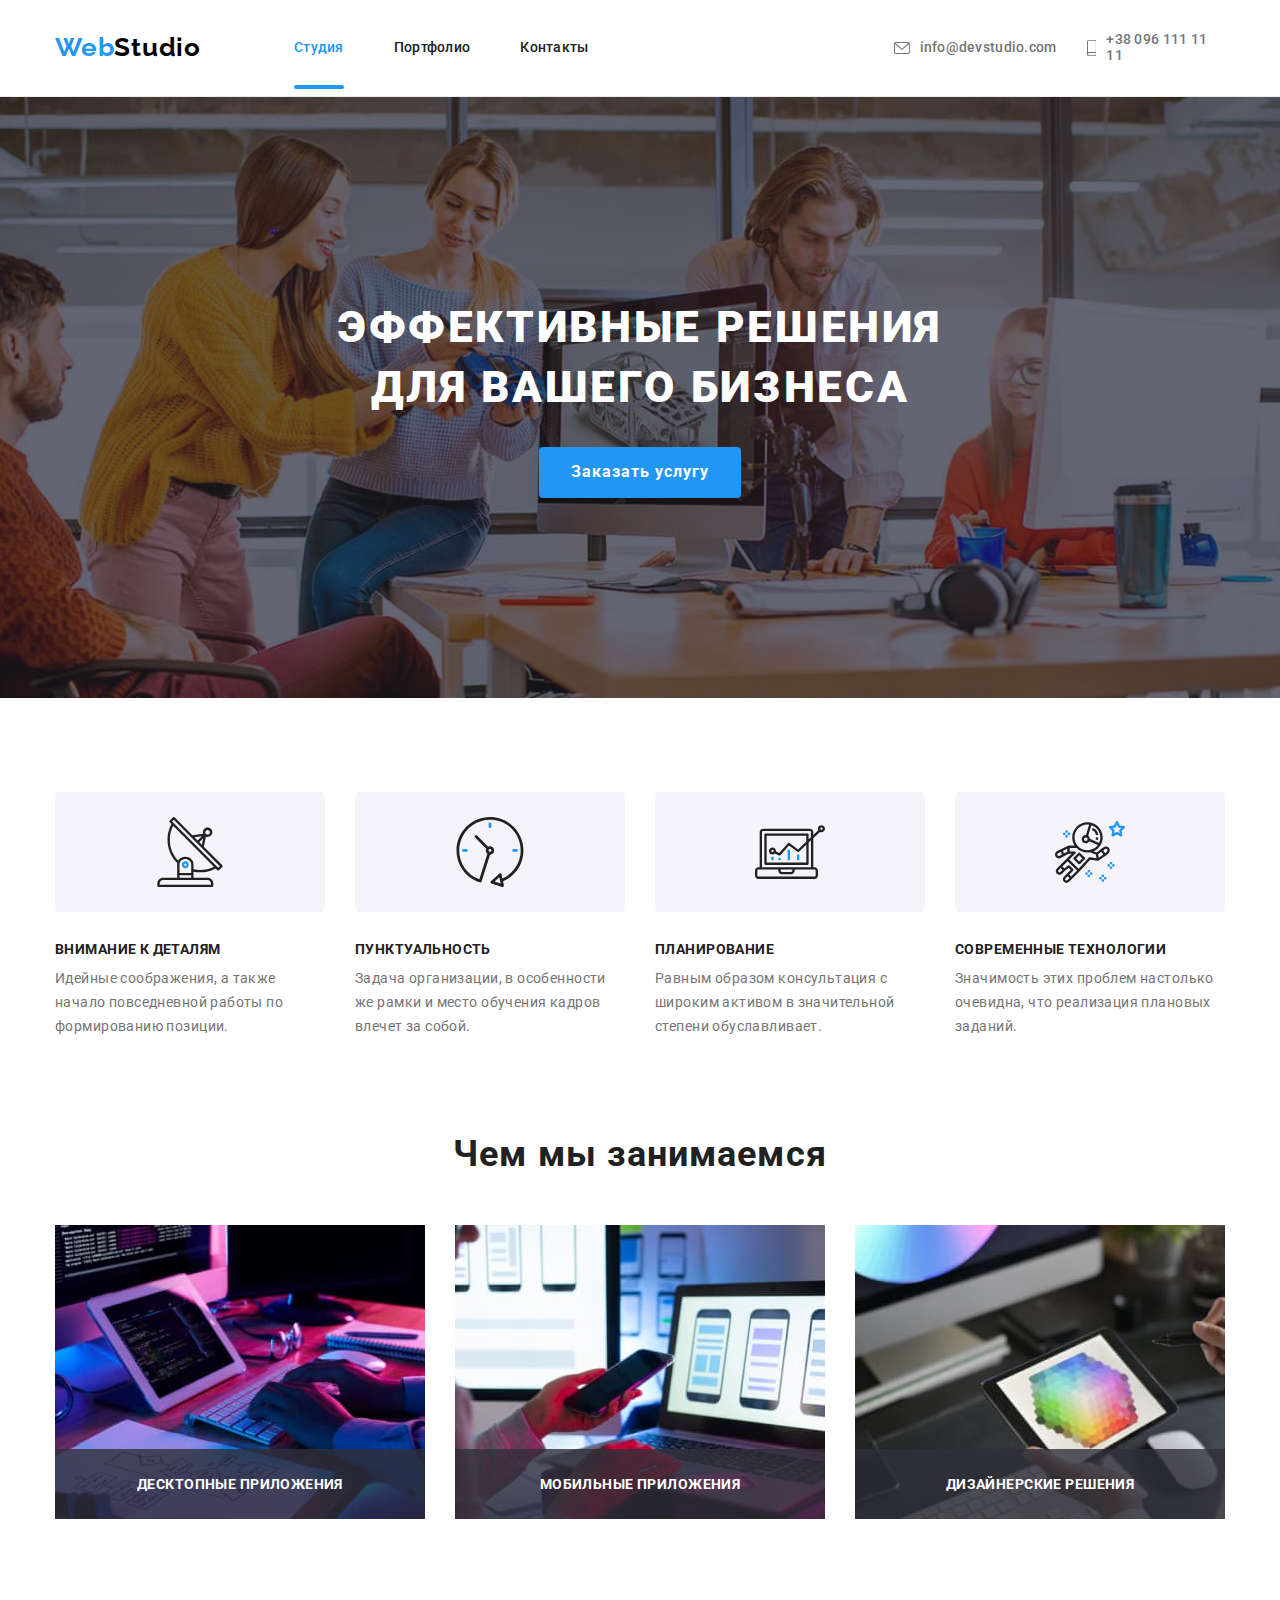
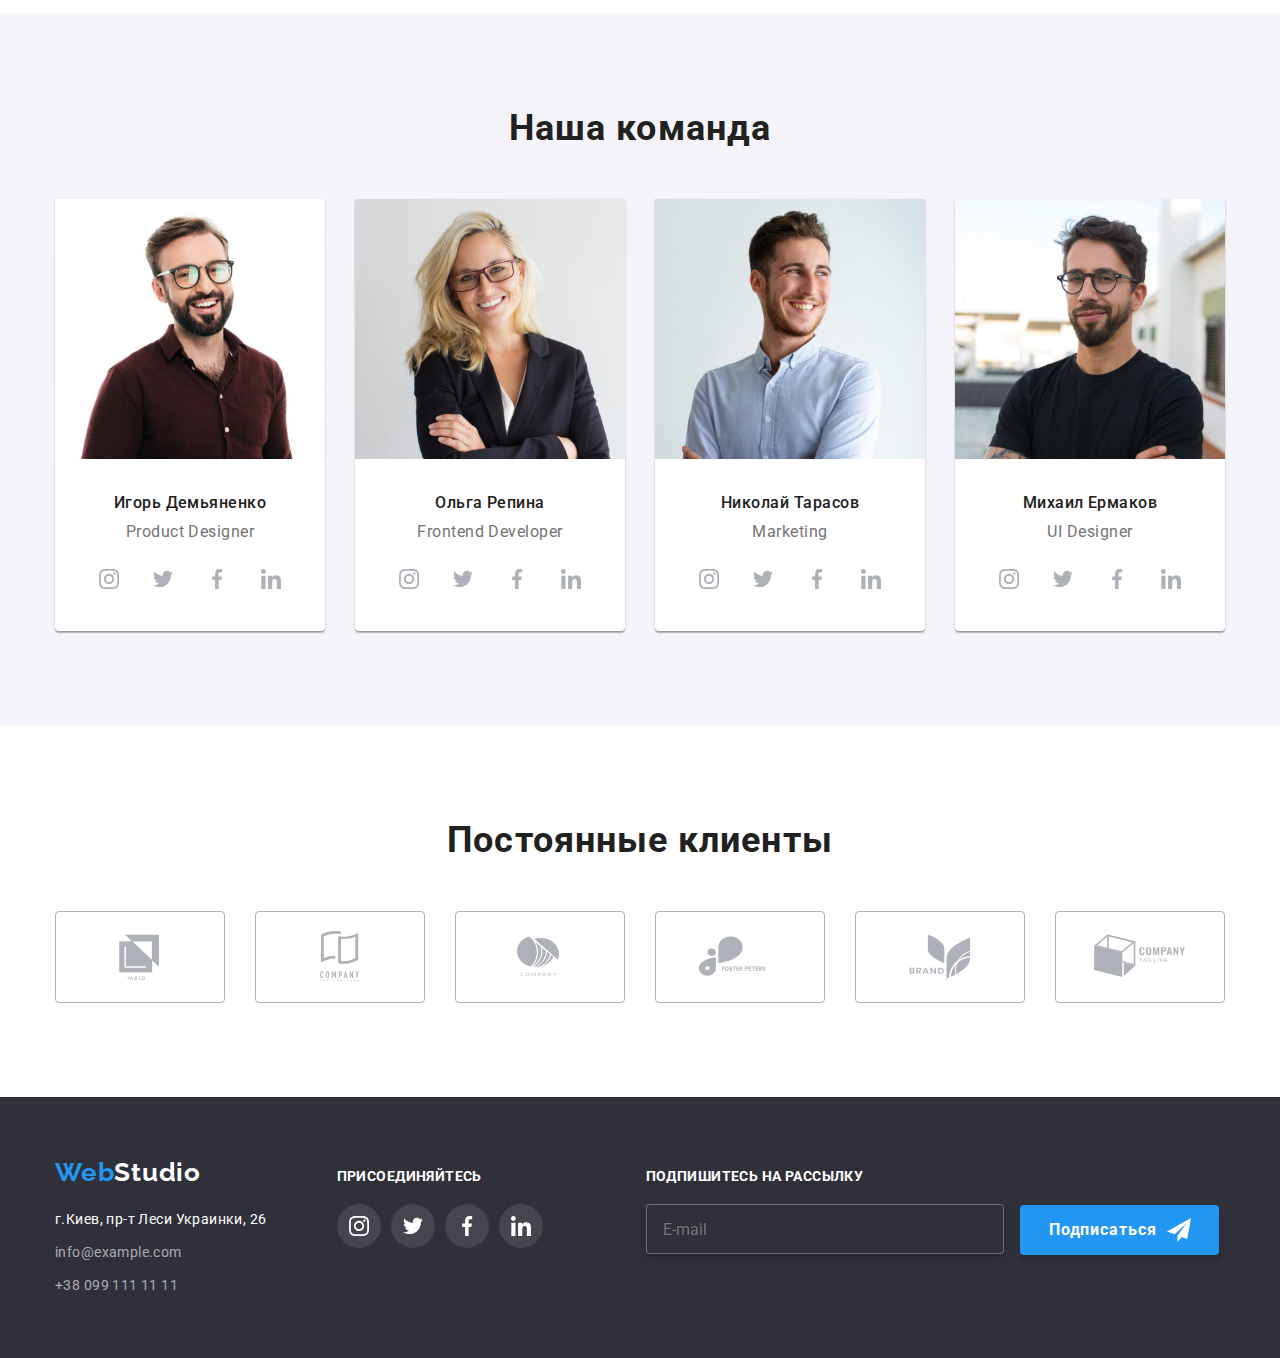
<file: index.html>
<!DOCTYPE html>
<html lang="en">
<head>
    <meta charset="UTF-8">
    <meta http-equiv="X-UA-Compatible" content="IE=edge">
    <meta name="viewport" content="width=device-width, initial-scale=1.0">
    <title>Document</title>
    <link rel="preconnect" href="https://fonts.googleapis.com">
    <link rel="preconnect" href="https://fonts.gstatic.com" crossorigin>
    <link href="https://fonts.googleapis.com/css2?family=Raleway:wght@700&family=Roboto:wght@400;500;700;900&display=swap"
        rel="stylesheet">
        <link rel="stylesheet" href="https://cdnjs.cloudflare.com/ajax/libs/modern-normalize/1.1.0/modern-normalize.min.css">
    <link rel="stylesheet" href="./css/styles.css">
</head>
<body class="page">
    <!--Шапка-->
    <header class="page-header">
        <div class="container">
        <nav class="header-nav">
            <a class="logo" href="/">Web<span class="logo-dark">Studio</span></a> 
            <ul class="site-nav list">
                <li class="site-nav-link"><a href="#" class="link current">Студия</a></li>
                <li class="site-nav-link"><a href="./portfolio.html" class="link">Портфолио</a></li>
                <li class="site-nav-link"><a href="#" class="link">Контакты</a></li>
            </ul>
        </nav>
        <ul class="auth-nav list">
            <li>
                <a href="#" class="link"><svg class="auth-nav-icon" width="16" height="12">
                    <use href="./images/icons.svg#icon-envelope"></use>
                </svg>info@devstudio.com</a>
            </li>
            <li>
                <a href="#" class="link"><svg class="auth-nav-icon" width="10" height="16">
                    <use href="./images/icons.svg#icon-smartphone"></use>
                </svg>+38 096 111 11 11</a>
            </li>
        </ul>
        </div>
    </header>

    <main>
    <!--Услуга-->
    <div>
        <section class="services">
            <h1 class="services-title">Эффективные решения для вашего бизнеса</h1>
            <button type="button" class="services-button" data-modal-open>Заказать услугу</button>
        </section>
    </div>
    <!--Преимущества-->
    <section class="feature">
        <div class="container">
            <ul class="feature-list list">
                <li>
                    <svg class="feature-icon" width="70" height="70">
                        <use href="./images/icons.svg#icon-antenna-1"></use>
                    </svg>
                    <h3 class="feature-title">Внимание к деталям</h3>
                    <p class="features-text">Идейные соображения, а также начало повседневной работы по формированию позиции.</p>
                </li>
                <li>
                    <svg class="feature-icon">
                        <use href="./images/icons.svg#icon-clock-1"></use>
                    </svg>
                    <h3 class="feature-title">Пунктуальность</h3>
                    <p class="features-text">Задача организации, в особенности же рамки и место обучения кадров влечет за собой.</p>
                </li>
                <li>
                    <svg class="feature-icon">
                        <use href="./images/icons.svg#icon-diagram-1"></use>
                    </svg>
                    <h3 class="feature-title">Планирование</h3>
                    <p class="features-text">Равным образом консультация с широким активом в значительной степени обуславливает.</p>
                </li>
                <li>
                    <svg class="feature-icon">
                        <use href="./images/icons.svg#icon-astronaut-1"></use>
                    </svg>
                    <h3 class="feature-title">Современные технологии</h3>
                    <p class="features-text">Значимость этих проблем настолько очевидна, что реализация плановых заданий.</p>
                </li>
            </ul>
        </div>
    </section>
    <!--Чем мы занимаемся-->
    <section class="work">
        <div class="container">
            <h2 class="work-title">Чем мы занимаемся</h2>
                <ul class="work-list list">
                    <li class="work-img">
                        <div class="work-list-div">
                            <img class="work-list-img"  src="images/img.jpg" alt="Кодинг" width="370">
                            <p class="work-list-text">Десктопные приложения</p>
                        </div>
                    </li> 
                    <li class="work-img">
                        <div class="work-list-div">
                            <img class="work-list-img"  src="images/img1.jpg" alt="Мобильные приложения" width="370">
                            <p class="work-list-text">Мобильные приложения</p>
                        </div>
                    </li> 
                    <li class="work-img">
                        <div class="work-list-div">
                            <img class="work-list-img" src="images/box3.jpg" alt="Дизайн" width="370">
                            <p class="work-list-text">Дизайнерские решения</p>
                        </div>
                    </li> 
                </ul> 
        </div>
    </section>
    <!--Наша команда-->
    <section class="team">
        <div class="container">
        <h2 class="team-title">Наша команда</h2>
        <ul class="team-list list">
            <li class="team-list-item">
                <img class="team-img" src="images/img2.jpg" alt="Член команды" width="270">
                <div class="team-div">
                    <h3 class="team-member-title">Игорь Демьяненко</h3>
                    <p class="team-member-text">Product Designer</p>
                </div>
                <ul class="member-soc-list list">
                    <li class="member-soc-item"> 
                        <a href="" class="member-soc-link">
                            <svg class="member-soc-icon" width="20" height="20" >
                                <use href="./images/icons.svg#icon-instagram-2"></use>
                            </svg>
                        </a>
                    </li>
                    <li class="member-soc-item">
                        <a href="" class="member-soc-link">
                            <svg class="member-soc-icon" width="20" height="20">
                                <use href="./images/icons.svg#icon-twitter-1"></use>
                            </svg>
                        </a>
                    </li>
                    <li class="member-soc-item">
                        <a href="" class="member-soc-link">
                            <svg class="member-soc-icon" width="20" height="20">
                                <use href="./images/icons.svg#icon-facebook-1"></use>
                            </svg>
                        </a>
                    </li>
                    <li class="member-soc-item">
                        <a href="" class="member-soc-link">
                            <svg class="member-soc-icon" width="20" height="20">
                                <use href="./images/icons.svg#icon-linkedin-1"></use>
                            </svg>
                        </a>
                    </li>
                </ul>
            </li>
            <li class="team-list-item">
                <img class="team-img" src="images/img3.jpg" alt="Член команды" width="270">
                <div class="team-div">
                    <h3 class="team-member-title">Ольга Репина</h3>
                    <p class="team-member-text">Frontend Developer</p>
                </div>
                <ul class="member-soc-list list">
                    <li class="member-soc-item">
                        <a href="" class="member-soc-link">
                            <svg class="member-soc-icon" width="20" height="20">
                                <use href="./images/icons.svg#icon-instagram-2"></use>
                            </svg>
                        </a>
                    </li>
                    <li class="member-soc-item">
                        <a href="" class="member-soc-link">
                            <svg class="member-soc-icon" width="20" height="20">
                                <use href="./images/icons.svg#icon-twitter-1"></use>
                            </svg>
                        </a>
                    </li>
                    <li class="member-soc-item">
                        <a href="" class="member-soc-link">
                            <svg class="member-soc-icon" width="20" height="20">
                                <use href="./images/icons.svg#icon-facebook-1"></use>
                            </svg>
                        </a>
                    </li>
                    <li class="member-soc-item">
                        <a href="" class="member-soc-link">
                            <svg class="member-soc-icon" width="20" height="20">
                                <use href="./images/icons.svg#icon-linkedin-1"></use>
                            </svg>
                        </a>
                    </li>
                </ul>
            </li>
            <li class="team-list-item">
                <img class="team-img" src="images/img4.jpg" alt="Член команды" width="270">
                <div class="team-div">
                    <h3 class="team-member-title">Николай Тарасов</h3>
                    <p class="team-member-text">Marketing</p>
                </div>
                <ul class="member-soc-list list">
                    <li class="member-soc-item">
                        <a href="" class="member-soc-link">
                            <svg class="member-soc-icon" width="20" height="20">
                                <use href="./images/icons.svg#icon-instagram-2"></use>
                            </svg>
                        </a>
                    </li>
                    <li class="member-soc-item">
                        <a href="" class="member-soc-link">
                            <svg class="member-soc-icon" width="20" height="20">
                                <use href="./images/icons.svg#icon-twitter-1"></use>
                            </svg>
                        </a>
                    </li>
                    <li class="member-soc-item">
                        <a href="" class="member-soc-link">
                            <svg class="member-soc-icon" width="20" height="20">
                                <use href="./images/icons.svg#icon-facebook-1"></use>
                            </svg>
                        </a>
                    </li>
                    <li class="member-soc-item">
                        <a href="" class="member-soc-link">
                            <svg class="member-soc-icon" width="20" height="20">
                                <use href="./images/icons.svg#icon-linkedin-1"></use>
                            </svg>
                        </a>
                    </li>
                </ul>
            </li>
            <li class="team-list-item">
                <img class="team-img" src="images/img5.jpg" alt="Член команды" width="270">
                <div class="team-div">
                    <h3 class="team-member-title">Михаил Ермаков</h3>
                    <p class="team-member-text">UI Designer</p>
                </div>
                <ul class="member-soc-list list">
                    <li class="member-soc-item">
                        <a href="" class="member-soc-link">
                            <svg class="member-soc-icon" width="20" height="20">
                                <use href="./images/icons.svg#icon-instagram-2"></use>
                            </svg>
                        </a>
                    </li>
                    <li class="member-soc-item">
                        <a href="" class="member-soc-link">
                            <svg class="member-soc-icon" width="20" height="20">
                                <use href="./images/icons.svg#icon-twitter-1"></use>
                            </svg>
                        </a>
                    </li>
                    <li class="member-soc-item">
                        <a href="" class="member-soc-link">
                            <svg class="member-soc-icon" width="20" height="20">
                                <use href="./images/icons.svg#icon-facebook-1"></use>
                            </svg>
                        </a>
                    </li>
                    <li class="member-soc-item">
                        <a href="" class="member-soc-link">
                            <svg class="member-soc-icon" width="20" height="20">
                                <use href="./images/icons.svg#icon-linkedin-1"></use>
                            </svg>
                        </a>
                    </li>
                </ul>
            </li>
        </ul>
        </div>
    </section>
    <!--Постоянные клиенты-->
    <section class="regular-customers">
        <h2 class="regular-customers-title">Постоянные клиенты</h2>
        <ul class="regular-customers-list list">
            <li class="regular-customers-item">
                <a class="regular-customers-link" href="">
                    <svg class="regular-customers-icon" width="106" height="60">
                        <use href="./images/icons.svg#icon-Logo"></use>
                    </svg>
                </a>
            </li>
            <li class="regular-customers-item">
                <a class="regular-customers-link" href="">
                    <svg class="regular-customers-icon" width="106" height="60">
                        <use href="./images/icons.svg#icon-Logo-1"></use>
                    </svg>
                </a>
            </li>
            <li class="regular-customers-item">
                <a class="regular-customers-link" href="">
                    <svg class="regular-customers-icon" width="106" height="60">
                        <use href="./images/icons.svg#icon-Logo-2"></use>
                    </svg>
                </a>
            </li>
            <li class="regular-customers-item">
                <a class="regular-customers-link" href="">
                    <svg class="regular-customers-icon" width="106" height="60">
                        <use href="./images/icons.svg#icon-Logo-3"></use>
                    </svg>
                </a>
            </li>
            <li class="regular-customers-item">
                <a class="regular-customers-link" href="">
                    <svg class="regular-customers-icon" width="106" height="60">
                        <use href="./images/icons.svg#icon-Logo-4"></use>
                    </svg>
                </a>
            </li>
            <li class="regular-customers-item">
                <a class="regular-customers-link" href="">
                    <svg class="regular-customers-icon" width="106" height="60">
                        <use href="./images/icons.svg#icon-Logo-5"></use>
                    </svg>
                </a>
            </li>
        </ul>
    </section>
    </main>

    <!--Футер-->
    <footer class="page-footer">
        <div class="container">
        <div class="footer-div">
            <a href="/" class="logo-foot">Web<span class="logo-light">Studio</span></a>
            <address class="footer-address">
                <ul class="page-footer-list list">
                    <li><a href="#" class="page-footer-address">г.Киев, пр-т Леси Украинки, 26</a></li>
                    <li><a href="mail:info@example.com" class="page-footer-link">info@example.com</a></li>
                    <li><a href="tel:+380991111111" class="page-footer-link">+38 099 111 11 11</a></li>
                </ul>
            </address>
        </div>
        <div class="footer-icon-div">
            <h2 class="footer-icon-title">присоединяйтесь</h2>
            <ul class="footer-icon-list list">
                <li>
                    <a class="footer-icon-link" href="">
                        <svg class="footer-icon" width="20" height="20">
                            <use href="./images/icons.svg#icon-instagram-2"></use>
                        </svg>
                    </a>
                </li>
                <li>
                    <a class="footer-icon-link" href="">
                        <svg class="footer-icon" width="20" height="20">
                            <use href="./images/icons.svg#icon-twitter-1"></use>
                        </svg>
                    </a>
                </li>
                <li>
                    <a class="footer-icon-link" href="">
                        <svg class="footer-icon" width="20" height="20">
                            <use href="./images/icons.svg#icon-facebook-1"></use>
                        </svg>
                    </a>
                </li>
                <li>
                    <a class="footer-icon-link" href="">
                        <svg class="footer-icon" width="20" height="20">
                            <use href="./images/icons.svg#icon-linkedin-1"></use>
                        </svg>
                    </a>
                </li>
            </ul>
        </div>
        <div class="footer-form">
            <h2 class="footer-form-title">Подпишитесь на рассылку</h2>
            <form action="">
                <input class="footer-form-input" name="user-email" type="email" placeholder="E-mail">
                <button type="submit" class="footer-form-button">Подписаться
                    <svg class="footer-form-svg" width="24" height="24">
                        <use href="./images/icons.svg#icon-icon-send1"></use>
                    </svg>
                </button>
            </form>
        </div>
        </div>
    </footer>
    <div class="backdrop is-hidden" data-modal >
        <div class="modal">
            <button type="button" class="button-modal" data-modal-close>
                <svg class="button-modal-icon" width="18" height="18">
                    <use href="./images/icons.svg#icon-close-black-18dp21"></use>
                </svg>
            </button>
            <p class="modal-title">Оставьте свои данные, мы вам перезвоним</p>
            <form>
                <div class="modal-field">
                    <label class="modal-label">Имя</label>
                    <div class="modal-div">
                        <input type="text" name="user-name" class="modal-input">
                        <svg class="modal-icon" width="18" height="18">
                            <use href="./images/icons.svg#icon-person-black-18dp-1-1"></use>
                        </svg>
                    </div>
                </div>
                <div class="modal-field">
                    <label class="modal-label">Телефон</label>
                    <div class="modal-div">
                        <input type="tel" name="user-tel" class="modal-input">
                        <svg class="modal-icon" width="18" height="18">
                            <use href="./images/icons.svg#icon-phone-black-18dp-1-1"></use>
                        </svg>
                    </div>
                </div>
                <div class="modal-field">
                    <label class="modal-label">Почта</label>
                    <div class="modal-div">
                        <input type="email" name="user-email" class="modal-input">
                        <svg class="modal-icon" width="18" height="18">
                            <use href="./images/icons.svg#icon-email-black-18dp-1-1"></use>
                        </svg>
                    </div>
                </div>
                <div class="modal-field-textarea">
                    <label class="modal-label">Комментарий</label>
                    <textarea name="user-text" id="user-text" placeholder="Введите текст" class="modal-text-area"></textarea>
                </div>
                <div class="modal-field-foot">
                    <input type="checkbox" name="privacy" value="true" class="input-checkbox visually-hidden" id="privacy">
                    <label for="privacy" class="input-checkbox-text">Соглашаюсь с рассылкой и принимаю <a href="" class="privacy-link">Условия договора</a></label>
                </div>
                <button type="submit" class="privacy-button">Отправить</button>
                
            </form>
        </div>
    </div>
    <script src="./js/modal.js"></script>
</body>
</html>
</file>
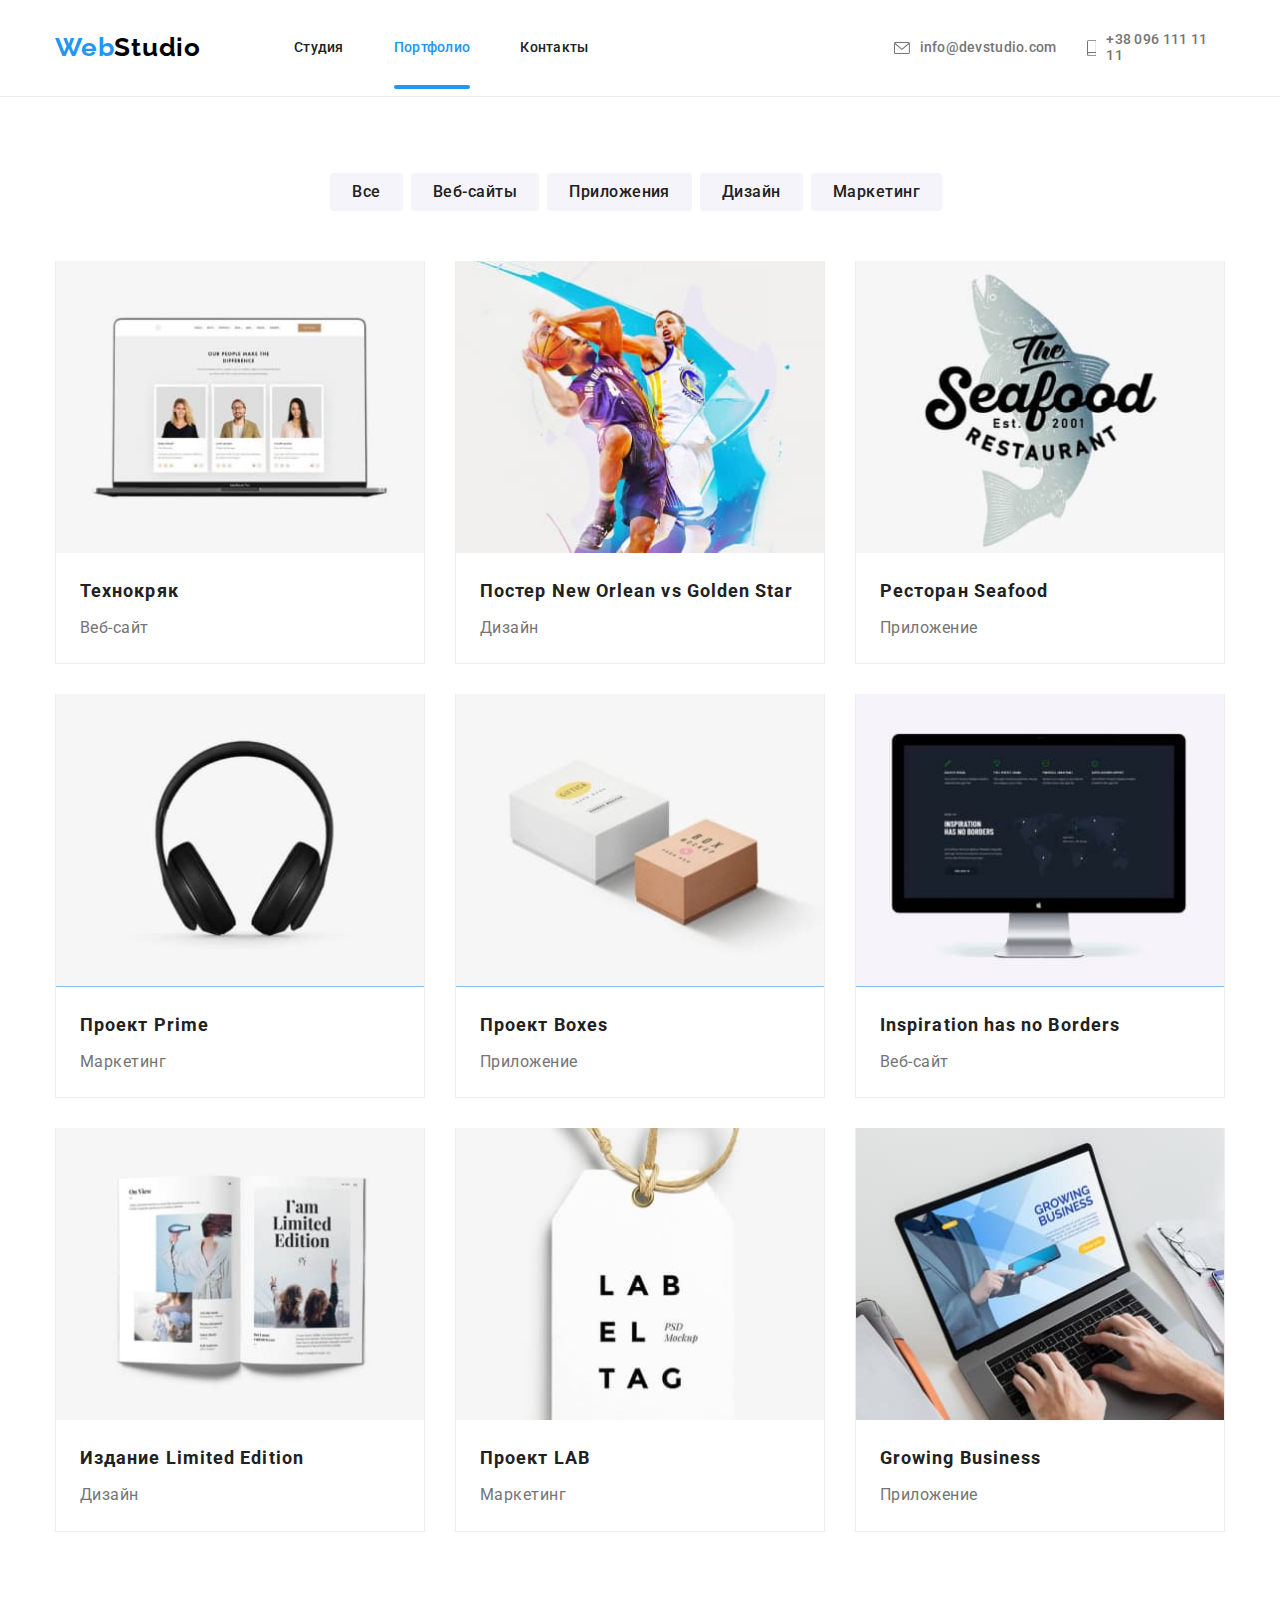
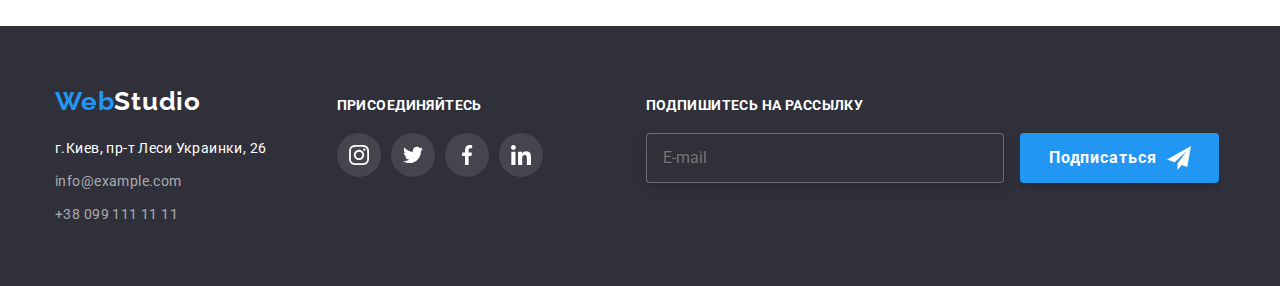
<file: portfolio.html>
<!DOCTYPE html>
<html lang="en">

<head>
    <meta charset="UTF-8">
    <meta http-equiv="X-UA-Compatible" content="IE=edge">
    <meta name="viewport" content="width=device-width, initial-scale=1.0">
    <title>Document</title>
    <link rel="preconnect" href="https://fonts.googleapis.com">
    <link rel="preconnect" href="https://fonts.gstatic.com" crossorigin>
    <link
        href="https://fonts.googleapis.com/css2?family=Raleway:wght@700&family=Roboto:wght@400;500;700;900&display=swap"
        rel="stylesheet">
        <link rel="stylesheet" href="https://cdnjs.cloudflare.com/ajax/libs/modern-normalize/1.1.0/modern-normalize.min.css">
    <link rel="stylesheet" href="./css/styles.css">
</head>

<body class="page">
    <!--Шапка-->
    <header class="page-header">
        <div class="container">
        <nav class="header-nav">
            <a class="logo" href="/">Web<span class="logo-dark">Studio</span></a>
            <ul class="site-nav list">
                <li class="site-nav-link"><a href="./index.html" class="link">Студия</a></li>
                <li class="site-nav-link"><a href="#" class="link current">Портфолио</a></li>
                <li class="site-nav-link"><a href="#" class="link">Контакты</a></li>
            </ul>
        </nav>
        <ul class="auth-nav list">
            <li>
                <a href="#" class="link"><svg class="auth-nav-icon" width="16" height="12">
                <use href="./images/icons.svg#icon-envelope"></use>
            </svg>info@devstudio.com</a></li>
            <li>
                <a href="#" class="link"><svg class="auth-nav-icon" width="10" height="16">
                <use href="./images/icons.svg#icon-smartphone"></use>
            </svg>+38 096 111 11 11</a></li>
        </ul>
        </div>
    </header>

    <main>
        <!--Bозможности-->
        <section class="opportunities">
            <div class="container">
            <ul class="opportunity-list list">
                <li><button class="opportunity-button" type="button">Все</button></li>
                <li><button class="opportunity-button" type="button">Веб-сайты</button></li>
                <li><button class="opportunity-button" type="button">Приложения</button></li>
                <li><button class="opportunity-button" type="button">Дизайн</button></li>
                <li><button class="opportunity-button" type="button">Маркетинг</button></li>
            </ul>
            <ul class="images-list list">
                <li class="images-list-item">
                    <div class="photos-div">
                        <img class="photos" src="images/img(10).jpg" alt="Веб-сайт" width="370" height="294">
                        <p class="photos-top-text">
                            Ресурс предлагает комплексные предложения с разным уровнем функционала и сервисов. Все это позволит посетителю
                            получить
                            исчерпывающие сведения о компании или частном лице.
                        </p>
                    </div>
                    <div class="opportunity-div" >
                        <h3 class="photos-title">Технокряк</h3>
                        <p class="photos-text">Веб-сайт</p>
                    </div>
                </li>
                <li class="images-list-item">
                    <div class="photos-div">
                        <img class="photos" src="images/img(1)(1).jpg" alt="Постер баскетбол" width="370">
                        <p class="photos-top-text">
                            Ресурс предлагает комплексные предложения с разным уровнем функционала и сервисов. Все это позволит посетителю
                            получить
                            исчерпывающие сведения о компании или частном лице.
                        </p>
                    </div>
                    <div class="opportunity-div" >
                        <h3 class="photos-title">Постер New Orlean vs Golden Star</h3>
                        <p class="photos-text">Дизайн</p>
                    </div>
                </li>
                <li class="images-list-item">
                    <div class="photos-div">
                        <img class="photos" src="images/img(2)(1).jpg" alt="Ресторан" width="370">
                        <p class="photos-top-text">
                            Ресурс предлагает комплексные предложения с разным уровнем функционала и сервисов. Все это позволит посетителю
                            получить
                            исчерпывающие сведения о компании или частном лице.
                        </p>
                    </div>
                    <div class="opportunity-div" >
                        <h3 class="photos-title">Ресторан Seafood</h3>
                        <p class="photos-text">Приложение</p>
                    </div>
                </li>
                <li class="images-list-item">
                    <div class="photos-div">
                        <img class="photos" src="images/img(3)(1).jpg" alt="Наушники" width="370">
                        <p class="photos-top-text">
                            Ресурс предлагает комплексные предложения с разным уровнем функционала и сервисов. Все это позволит посетителю
                            получить
                            исчерпывающие сведения о компании или частном лице.
                        </p>
                    </div>
                    <div class="opportunity-div" >
                        <h3 class="photos-title">Проект Prime</h3>
                        <p class="photos-text">Маркетинг</p>
                    </div>
                </li>
                <li class="images-list-item">
                    <div class="photos-div">
                        <img class="photos" src="images/img(4)(1).jpg" alt="Коробки" width="370">
                        <p class="photos-top-text">
                            Ресурс предлагает комплексные предложения с разным уровнем функционала и сервисов. Все это позволит посетителю
                            получить
                            исчерпывающие сведения о компании или частном лице.
                        </p>
                    </div>
                    <div class="opportunity-div" >
                        <h3 class="photos-title">Проект Boxes</h3>
                        <p class="photos-text">Приложение</p>
                    </div>
                </li>
                <li class="images-list-item">
                    <div class="photos-div">
                        <img class="photos" src="images/img(5)(1).jpg" alt="Монитор" width="370">
                        <p class="photos-top-text">
                            Ресурс предлагает комплексные предложения с разным уровнем функционала и сервисов. Все это позволит посетителю
                            получить
                            исчерпывающие сведения о компании или частном лице.
                        </p>
                    </div>
                    <div class="opportunity-div">
                        <h3 class="photos-title">Inspiration has no Borders</h3>
                        <p class="photos-text">Веб-сайт</p>
                    </div>
                </li>
                <li class="images-list-item">
                    <div class="photos-div">
                        <img class="photos" src="images/img(7)(1).jpg" alt="Книга" width="370">
                        <p class="photos-top-text">
                            Ресурс предлагает комплексные предложения с разным уровнем функционала и сервисов. Все это позволит посетителю
                            получить
                            исчерпывающие сведения о компании или частном лице.
                        </p>
                    </div>
                    <div class="opportunity-div" >
                        <h3 class="photos-title">Издание Limited Edition</h3>
                        <p class="photos-text">Дизайн</p>
                    </div>
                </li>
                <li class="images-list-item">
                    <div class="photos-div">
                        <img class="photos" src="images/img(10)(1).jpg" alt="Проект" width="370">
                        <p class="photos-top-text">
                            Ресурс предлагает комплексные предложения с разным уровнем функционала и сервисов. Все это позволит посетителю
                            получить
                            исчерпывающие сведения о компании или частном лице.
                        </p>
                    </div>
                    <div class="opportunity-div" >
                        <h3 class="photos-title">Проект LAB</h3>
                        <p class="photos-text">Маркетинг</p>
                    </div>
                </li>
                <li class="images-list-item">
                    <div class="photos-div">
                        <img class="photos" src="images/img(9)(1).jpg" alt="Приложение" width="370">
                        <p class="photos-top-text">
                            Ресурс предлагает комплексные предложения с разным уровнем функционала и сервисов. Все это позволит посетителю
                            получить
                            исчерпывающие сведения о компании или частном лице.
                        </p>
                    </div>
                    <div class="opportunity-div">
                        <h3 class="photos-title">Growing Business</h3>
                        <p class="photos-text">Приложение</p>
                    </div>
                </li>
            </ul>
            </div>
        </section>
    </main>

    <!--Футер-->
    <footer class="page-footer">
        <div class="container">
        <div class="footer-div">
            <a href="/" class="logo-foot">Web<span class="logo-light">Studio</span></a>
            <address>
                <ul class="page-footer-list list">
                    <li><a href="#" class="page-footer-address">г.Киев, пр-т Леси Украинки, 26</a></li>
                    <li><a href="mail:info@example.com" class="page-footer-link">info@example.com</a></li>
                    <li><a href="tel:+380991111111" class="page-footer-link">+38 099 111 11 11</a></li>
                </ul>
            </address>
        </div>
        <div class="footer-icon-div">
            <h2 class="footer-icon-title">присоединяйтесь</h2>
            <ul class="footer-icon-list list">
                <li>
                    <a class="footer-icon-link" href="">
                        <svg class="footer-icon" width="20" height="20">
                            <use href="./images/icons.svg#icon-instagram-2"></use>
                        </svg>
                    </a>
                </li>
                <li>
                    <a class="footer-icon-link" href="">
                        <svg class="footer-icon" width="20" height="20">
                            <use href="./images/icons.svg#icon-twitter-1"></use>
                        </svg>
                    </a>
                </li>
                <li>
                    <a class="footer-icon-link" href="">
                        <svg class="footer-icon" width="20" height="20">
                            <use href="./images/icons.svg#icon-facebook-1"></use>
                        </svg>
                    </a>
                </li>
                <li>
                    <a class="footer-icon-link" href="">
                        <svg class="footer-icon" width="20" height="20">
                            <use href="./images/icons.svg#icon-linkedin-1"></use>
                        </svg>
                    </a>
                </li>
            </ul>
        </div>
        <div class="footer-form">
            <h2 class="footer-form-title">Подпишитесь на рассылку</h2>
            <form action="">
                <input class="footer-form-input" name="user-email" type="email" placeholder="E-mail">
                <button type="submit" class="footer-form-button">Подписаться
                    <svg class="footer-form-svg" width="24" height="24">
                        <use href="./images/icons.svg#icon-icon-send1"></use>
                    </svg>
                </button>
            </form>
        </div>
        </div>
    </footer>
</body>

</html>
</file>
<file: css/styles.css>
/*Сторінка*/
.page {
color: #212121;
background-color:  #FFFFFF;
font-family: 'Roboto', sans-serif;
}

.container {
    width: 1170px;
    margin: 0 auto;
}

.list {
    list-style: none;
    padding: 0;
    margin: 0;
}

p,
h1,
h2,
h3,
h4,
h5 {
    margin: 0;
}

ul,
ol {
    margin: 0;
    padding-left: 0;
}

.visually-hidden {
    position: absolute;
    white-space: nowrap;
    width: 1px;
    height: 1px;
    overflow: hidden;
    border: 0;
    padding: 0;
    clip: rect(0 0 0 0);
    clip-path: inset(50%);
    margin: -1px;
}


/*Шапка*/

.link.current::after {
position: absolute;
content: '';
height: 4px;
width: 100%;
background: #2196F3;
border-radius: 2px;
left: 0;
bottom: -33px;
} 



.site-nav-link {
    margin-right: 50px;
    padding-top: 32px;
    padding-bottom: 32px
}
.site-nav-link:last-child {
    margin-right: 0px;
}


.page-header {
border-bottom: 1px solid #ECECEC;
}

.header-nav {
display: flex;
}

.logo {
font-family: 'Raleway', sans-serif;
font-weight: 700;
font-size: 26px;
line-height: 1.19;
letter-spacing: 0.03em;
color: #2196F3;
text-decoration: none;
margin-right: 93px ;
padding-top: 24px;
padding-bottom: 24px;
}
.logo-dark {
    font-family: 'Raleway', sans-serif;
    font-weight: 700;
    font-size: 26px;
    line-height: 1.19;
    letter-spacing: 0.03em;
    color: #000000;
    text-decoration: none;
}


.site-nav .link {
color: #212121;
font-weight: 500;
font-size: 14px;
line-height: 1.14;
letter-spacing: 0.02em;
text-decoration: none;
position: relative;
transition-timing-function: cubic-bezier(0.4, 0, 0.2, 1);
transition-duration: 250ms;
}

.site-nav .link:hover, 
.site-nav .link:focus {
    color: #2196F3;
    
}

.site-nav .link.current {
    color: #2196F3;
    font-weight: 500;
    font-size: 14px;
    line-height: 1.14;
    letter-spacing: 0.02em;
}

.auth-nav .link {
    color: #757575;
    font-weight: 500;
    font-size: 14px;
    line-height: 1.14;
    letter-spacing: 0.02em;
    text-decoration: none;
    transition-timing-function: cubic-bezier(0.4, 0, 0.2, 1);
    transition-duration: 250ms;
}

.auth-nav .link:hover,
.auth-nav .link:focus {
    color: #2196F3;
    fill: #2196F3;
    
}


.auth-nav li {
    margin-right: 30px;
    display: flex;
    justify-content:center;
    align-items: center;
}



.auth-nav li:last-child{
    margin-right: 0px;
}

.auth-nav li a {
    justify-content: center;
    align-items: center;
}

.site-nav {
    display: flex;
    align-items: center;
    margin-right: 305px; ;
}

.auth-nav {
    display: flex;
    padding-top: 32px;
    padding-bottom: 32px;
}

.page-header .container {
    display: flex;
    align-items: center;
}

.link {
    fill: #757575;
    display: flex;
    align-items: baseline;
}


.auth-nav-icon {
    margin-right: 10px ;
    
}





/*Услуга*/

.services {
background-color: #2F303A;
background-image: linear-gradient(rgba(47, 48, 58, 0.4),rgba(47, 48, 58, 0.4)), url(../images/Img\(11\).jpg);
background-repeat: no-repeat;
background-size: cover;
background-position: center;
max-width: 1600px;
margin: 0 auto;
padding-top: 200px;
padding-bottom: 200px;
}

.services-title {
    font-weight: 900;
    font-size: 44px;
    line-height: 1.37;
    text-align: center;
    letter-spacing: 0.06em;
    text-transform: uppercase;
    color: #FFFFFF;
    width: 696px;
    margin: 0 auto
    ;
}

.services-button {
    color:#FFFFFF;
    background-color: #2196F3;
    font-weight: 700;
    font-size: 16px;
    line-height: 1.88;
    display: flex;
    align-items: center;
    text-align: center;
    letter-spacing: 0.06em;
    cursor: pointer;
    border-radius: 4px;
    padding: 10px 32px;
    box-shadow: 0px 4px 4px rgba(0, 0, 0, 0.15);
    border: none;
    margin: 0 auto;
    margin-top: 30px;
}

/*Преимущества*/
.feature-list {
    display: flex;
}
.feature-list li {
    margin-right: 30px;
    width: 270px;
}
.feature-list li:last-child {
    margin-right: 0px;
}

.feature-title {
    font-weight: 700;
    font-size: 14px;
    line-height: 1.14;
    letter-spacing: 0.03em;
    text-transform: uppercase;
    color: #212121;
    margin-bottom: 10px;
}

.features-text{
    font-weight: 400;
    font-size: 14px;
    line-height: 1.7;
    letter-spacing: 0.03em;
    color: #757575;
}

.feature {
    padding-top: 94px ;
    padding-bottom: 94px;
}

.feature-icon {
    display: block;
    content: '';
    background-color: #F5F4FA;
    width: 270px;
    height: 120px;
    padding-top: 25px;
    padding-bottom: 25px;
    margin-bottom: 30px;
    border-radius: 4px;
}

/*Чем мы занимаемс*/

.work-title {
    font-weight: 700;
    font-size: 36px;
    line-height: 1.17;
    text-align: center;
    letter-spacing: 0.03em;
    margin-bottom: 50px;
}

.work {
    padding-top: 0px ;
    padding-bottom: 94px;
}
.work-list {
    display: flex;
}
.work-img {
    margin-right: 30px;
}
.work-img:last-child {
    margin-right: 0px;
}

.work-list-div {
    position: relative;
    
}

.work-list-text {
    position: absolute;
    bottom: 0;
    height: 70px;
    width: 100%;
    background: rgba(47, 48, 58, 0.8);
    font-weight: 700;
    font-size: 14px;
    line-height: 16px;
    text-align: center;
    letter-spacing: 0.03em;
    text-transform: uppercase;
    color: #FFFFFF;
    display: flex;
    align-items: center;
    justify-content: center;
}


.work-list-img {
    display: block;
    max-width: 100%;
    height: auto;
}

/*Наша команда*/
.team {
    background-color:  #F5F4FA;
    padding-top: 0px;
    padding-bottom: 94px;
    padding-top: 94px;
}



.team-member-text {
font-weight: 400;
font-size: 16px;
text-align: center;
letter-spacing: 0.03em;
color: #757575;
margin-top: 10px;

}

.team-title {
    font-weight: 700;
    font-size: 36px;
    line-height: 1.17;
    text-align: center;
    letter-spacing: 0.03em;
    margin-bottom: 50px;
}

.team-member-title {
    font-weight: 500;
    font-size: 16px;
    line-height: 1.19;
    text-align: center;
    letter-spacing: 0.03em;
    
    
}

.team-div  {
    padding-top: 30px;
    padding-bottom: 16px;
}


.team-list li:last-child{
    margin-right: 0px;
}

.team-list {
    display: flex;
}

.member-soc-item {
    width: 44px;
    height: 44px;
    margin-right: 10px;
}

.member-soc-item:last-child {
    margin-right: 0px;
}

.member-soc-link {
    width: 100%;
    height: 100%;
    border-radius: 50%;
    display: flex;
    justify-content: center;
    align-items: center;
    background-color: #FFFFFF;
    transition-timing-function: cubic-bezier(0.4, 0, 0.2, 1);
        transition-duration: 250ms;
}

.member-soc-list {
    display: flex;
    justify-content: center;
    padding-bottom: 30px;

}

.member-soc-icon {
    fill: #AFB1B8 ;
    transition-timing-function: cubic-bezier(0.4, 0, 0.2, 1);
        transition-duration: 250ms;
}

.member-soc-link:hover .member-soc-icon,
.member-soc-link:focus .member-soc-icon {
    fill: #FFFFFF;
    
}
.member-soc-link:hover,
.member-soc-link:focus {
    background-color: #2196F3;
    
}



.team-list-item {
    box-shadow: 0px 1px 3px rgba(0, 0, 0, 0.12), 0px 1px 1px rgba(0, 0, 0, 0.14), 0px 2px 1px rgba(0, 0, 0, 0.2);
    background: #FFFFFF;
        border-radius: 0px 0px 4px 4px;
        margin-right: 30px;
}

/*Постоянные клиенты*/

.regular-customers {
    padding-top: 94px;
    padding-bottom: 94px;
}

.regular-customers-title {
    font-weight: 700;
    font-size: 36px;
    line-height: 1.17;
    text-align: center;
    letter-spacing: 0.03em;
    color: #212121;
}

.regular-customers-title {
    margin-bottom: 50px;
}

.regular-customers-list {
    display: flex;
    justify-content: center;
    fill: #AFB1B8;
}

.regular-customers-list li {
    margin-right: 30px;
}

.regular-customers-list li:last-child {
    margin-right: 0px;
}

.regular-customers-icon {
    display: block;
    content: '';
    width: 170px;
    min-height: 92px;
    justify-content: center;
    align-items: center;
    border-radius: 4px;
    padding-top: 16px;
    padding-bottom: 16px;
    fill: #AFB1B8;
    border: 1px solid #AFB1B8;
    transition-timing-function: cubic-bezier(0.4, 0, 0.2, 1);
        transition-duration: 250ms;
}

.regular-customers-link {
    transition-timing-function: cubic-bezier(0.4, 0, 0.2, 1);
        transition-duration: 250ms;
}

.regular-customers-link:focus .regular-customers-icon,
.regular-customers-link:hover .regular-customers-icon {
    fill: #2196F3;
    border: 1px solid #2196F3;
    

}






/*Футер*/
.page-footer {
    background-color:  #2F303A;
    padding-top: 60px;
    padding-bottom: 60px;
}
.page-footer .logo {
    padding-bottom: 0px;
    margin-right: 0px;
    display: block;
    margin-bottom: 20px;
}

.page-footer-list li {
    margin-bottom: 9px;
}

.page-footer-list li:first-child {
    margin-top: 20px;
}

.page-footer-list li:last-child{
    margin-bottom: 0px;
}

.page-footer-address {
    font-style: normal;
    font-weight: 400;
    font-size: 14px;
    line-height: 1.71;
    letter-spacing: 0.03em;
    color: #FFFFFF;
    text-decoration: none;
}

.page-footer-link {
    font-style: normal;
    font-weight: 400;
    font-size: 14px;
    line-height: 1.71;
    letter-spacing: 0.03em;
    color: rgba(255, 255, 255, 0.6);
    text-decoration: none;
    transition-timing-function: cubic-bezier(0.4, 0, 0.2, 1);
        transition-duration: 250ms;
}

.page-footer-link:hover,
.page-footer-link:focus {
    color: #2196F3;
    
}

.logo-light {
    font-family: 'Raleway', sans-serif;
    font-weight: 700;
    font-size: 26px;
    line-height: 1.19;
    letter-spacing: 0.03em;
    color: #FFFFFF;
    text-decoration: none;
}

.footer-icon-list  {
    display: flex;
}

.footer-icon-title {
    font-weight: 700;
    font-size: 14px;
    line-height: 16px;
    letter-spacing: 0.03em;
    text-transform: uppercase;
    color: #FFFFFF;
    margin-bottom: 20px;
    display: block;
}

.footer-icon-list li {
    width: 44px;
    height: 44px;
    margin-right: 10px;
}

.footer-icon-link {
    width: 100%;
    height: 100%;
    border-radius: 50%;
    display: flex;
    justify-content: center;
    align-items: center;
    background-color: rgba(255, 255, 255, 0.1) ;
    transition-timing-function: cubic-bezier(0.4, 0, 0.2, 1);
        transition-duration: 250ms;
}



.footer-icon-link:hover ,
.footer-icon-link:focus {
    background-color: #2196F3;
    
}

.footer-icon {
    fill: #FFFFFF;
}

.page-footer .container {
    display: flex;
    align-items: baseline;
}

.footer-icon-div {
    margin-left: 70px;
    margin-right: 93px;
}

.footer-form-title {
    font-weight: 700;
    font-size: 14px;
    line-height: 16px;
    letter-spacing: 0.03em;
    text-transform: uppercase;
    color: #FFFFFF;
    margin-bottom: 20px;
}

.footer-form-input {
    border: 1px solid rgba(255, 255, 255, 0.3);
    filter: drop-shadow(0px 4px 4px rgba(0, 0, 0, 0.15));
    border-radius: 4px;
    width: 358px;
        height: 50px;
        background: #2F303A;
        padding-left: 16px ;
        color: #ffffff;
        margin-right: 12px;
        outline: none;
        
}

.footer-form-button {
    background: #2196F3;
    box-shadow: 0px 4px 4px rgba(0, 0, 0, 0.15);
    border-radius: 4px;
    font-weight: 700;
    font-size: 16px;
    line-height: 30px;
    letter-spacing: 0.06em;
    color: #FFFFFF;
    padding-top: 10px;
    padding-bottom: 10px;
    padding-left: 29px;
padding-right: 28px;
    border: none;
    display: inline-flex;
    justify-content: center;
    align-items: center;
    cursor: pointer;

}

.footer-form-input:focus-visible {
    border-color: #2196F3;
}
.footer-form-svg {
    margin-left: 10px;
}

.logo-foot {
    font-family: 'Raleway', sans-serif;
        font-weight: 700;
        font-size: 26px;
        line-height: 1.19;
        letter-spacing: 0.03em;
        color: #2196F3;
        text-decoration: none;
        
}


/*Bозможности*/



.opportunity-button {
    font-family: 'Roboto';
    font-style: normal;
    background-color: #F5F4FA;
    font-weight: 500;
    font-size: 16px;
    line-height: 1.62;
    text-align: center;
    letter-spacing: 0.03em;
    color: #212121;
    cursor: pointer;
    background: #F5F4FA;
    border-radius: 4px;
    border: none;
    padding: 6px 22px;
    min-width: 73px;
    margin-right: 8px;
    transition-timing-function: cubic-bezier(0.4, 0, 0.2, 1);
        transition-duration: 250ms;
}


.opportunity-button:hover,
.opportunity-button:focus {
    background: #2196F3;
    color: #FFFFFF;
    box-shadow: 0px 3px 1px rgba(0, 0, 0, 0.1), 0px 1px 2px rgba(0, 0, 0, 0.08), 0px 2px 2px rgba(0, 0, 0, 0.12);
}

.opportunity-list {
    margin-bottom: 50px;
    display: flex;
    justify-content: center;
    
}


.photos-title {
    font-weight: 700;
    font-size: 18px;
    line-height: 2;
    letter-spacing: 0.06em;
    color: #212121;
    margin-bottom: 4px;
}

.photos-text {
    font-weight: 400;
    font-size: 16px;
    line-height: 1.89;
    letter-spacing: 0.03em;
    color: #757575;
}

.opportunities {
    padding-top: 76px ;
    padding-bottom: 94px;
}

.opportunity-div {
    padding-top: 20px;
    padding-bottom: 20px;
    padding-right: 24px;
    padding-left: 24px;
}
.images-list {
    display: flex;
    flex-wrap: wrap;
    margin-right: -30px;
    margin-bottom: -30px;
  

}
.images-list li {
    flex-basis: calc(100% / 3 - 30px);
    margin-bottom: 30px;
    margin-right: 30px;
    border-bottom: 1px solid #EEEEEE;
    border-right: 1px solid #EEEEEE;
    border-left: 1px solid #EEEEEE;
    transition-timing-function: cubic-bezier(0.4, 0, 0.2, 1);
    transition-duration: 250ms;

}
.images-list li:nth-child(3n+3){
    margin-right: 0px;
}

.photos {
    flex-basis: calc(100% / 3 - 30px);
}


.images-list li:hover,
.images-list li:focus {
    box-shadow: 0px 1px 1px rgba(0, 0, 0, 0.12), 0px 4px 4px rgba(0, 0, 0, 0.06), 1px 4px 6px rgba(0, 0, 0, 0.16);
}

.photos-top-text {
    position: absolute;
    top: 0;
    background-color: rgba(33, 150, 243, 0.9);
    color: #FFFFFF;
    font-size: 18px;
    line-height: 1.6;
    letter-spacing: 0.03em;
    padding-top: 63px;
    padding-bottom: 63px; 
    padding-left: 24px;
    padding-right: 24px;
    height: 100%;
    transform: translateY(100%);
}

.photos-div {
    position: relative;
    overflow: hidden;
    
}

.images-list-item {
    transition-timing-function: cubic-bezier(0.4, 0, 0.2, 1);
        transition-duration: 250ms;
}

.photos-top-text {
    transition-timing-function: cubic-bezier(0.4, 0, 0.2, 1);
        transition-duration: 250ms;
}

.images-list-item:hover .photos-top-text,
.images-list-item:focus .photos-top-text {
    transform: translateY(0);
    transition: transform 300ms linear;
}


.photos {
    width: 100%;
    height: auto;
    display: block;
}


.backdrop {
    width: 100%;
    height: 100%;
    background-color: #090b1351;
    position: fixed;
    opacity: 1;
    top: 0;
    transition: opacity 250ms cubic-bezier(0.4, 0, 0.2, 1);
}

.backdrop.is-hidden .modal {
    transform: translate(-50%, -50%) scale(0);
}

.modal {
    width: 528px;
    min-height: 581px;
    background-color: #ffffff;
    border-radius: 5px;
    position: absolute;
    top: 50%;
    left: 50%;
    transform: translate(-50%, -50%) scale(1);
    transition: transform 250ms cubic-bezier(0.4, 0, 0.2, 1);
    padding: 40px;
}

.button-modal {
    width: 30px;
    height: 30px;
    border: 1px solid rgba(0, 0, 0, 0.1);
    border-radius: 50%;
    background-color: transparent;
    position: absolute;
    top: 8px;
    right: 8px;
    display: flex;
    align-items: center;
    justify-content: center;
    cursor: pointer;
}


.button-modal:hover .button-modal-icon,
.button-modal:focus .button-modal-icon {
    fill: #2196F3;
}

.is-hidden {
    opacity: 0;
    pointer-events: none;
}

.modal-title {
    font-weight: 700;
    font-size: 20px;
    line-height: 1.15;
    text-align: center;
    letter-spacing: 0.03em;
    color: #212121;
    margin-bottom: 12px;
}


.modal-input {
    width: 100%;
    height: 40px;
    border: 1px solid rgba(33, 33, 33, 0.2);
    border-radius: 4px;
    padding-left: 42px;
    outline: none;
    

}

.modal-field {
margin-bottom: 10px;
}

.modal-field:first-child {
    margin-top: 0px;
}

.modal-input:focus+ .modal-icon {
    fill: #2196F3;
}

.modal-input:focus {
    border-color: #2196F3;
}

.modal-text-area:focus {
    border-color: #2196F3;
}

.modal-label {
    font-weight: 400;
    font-size: 12px;
    line-height: 1.17;
    letter-spacing: 0.01em;
    color: #757575;
    display: block;
    
}


.modal-input-coment {
    width: 100%;
    height:120px;
    border: 1px solid rgba(33, 33, 33, 0.2);
    border-radius: 4px;
    margin-top: 4px;
    margin-bottom: 20px;
    
}

.modal-text-area {
    width: 100%;
    height: 120px;
    resize: none;
    border: 1px solid rgba(33, 33, 33, 0.2);
    margin-top: 4px;
    border-radius: 4px;
    outline: none;
    display: block;
        
}


.modal-text-area::placeholder {
font-weight: 400;
    font-size: 12px;
    line-height: 14px;
    letter-spacing: 0.01em;

    color: rgba(117, 117, 117, 0.5);
}

.modal-div {
    position: relative;
    margin-top: 4px;
}

.modal-icon {
    position: absolute;
    left: 12px;
    top: 50%;
    transform: translateY(-50%);

}

.input-checkbox-text {
    font-size: 14px;
        line-height: 24px;
        letter-spacing: 0.03em;
        color: #757575;
        display: flex;
        align-items: center;
        padding-left: 13px;
        margin-bottom: 30px;
}
.input-checkbox-text::before {
content: '';
width: 16px;
height: 15px;
border: 2px solid #212121 ;
border-radius: 3px;
margin-right: 8px;
}

.input-checkbox:checked + .input-checkbox-text::before {
    background-color: #188CE8;
    background-image: url(../images/Vector.svg);
    background-repeat: no-repeat;
    background-position: center;
    border: none;
}

.privacy-button {
    font-weight: 700;
        font-size: 16px;
        line-height: 30px;
    
        display: flex;
        align-items: center;
        text-align: center;
        justify-content: center;
        letter-spacing: 0.06em;
    
        color: #FFFFFF;
    background: #188CE8;
        box-shadow: 0px 4px 4px rgba(0, 0, 0, 0.15);
        border-radius: 4px;
        width: 200px;
        height: 50px;
        cursor: pointer;
        border: none;
        margin-top: 30px;
        margin: 0 auto;
}

.privacy-link {
    margin-left: 3px;
    color: #2196F3;

}


.modal-field-textarea {
    margin-bottom: 20px;
}
</file>
